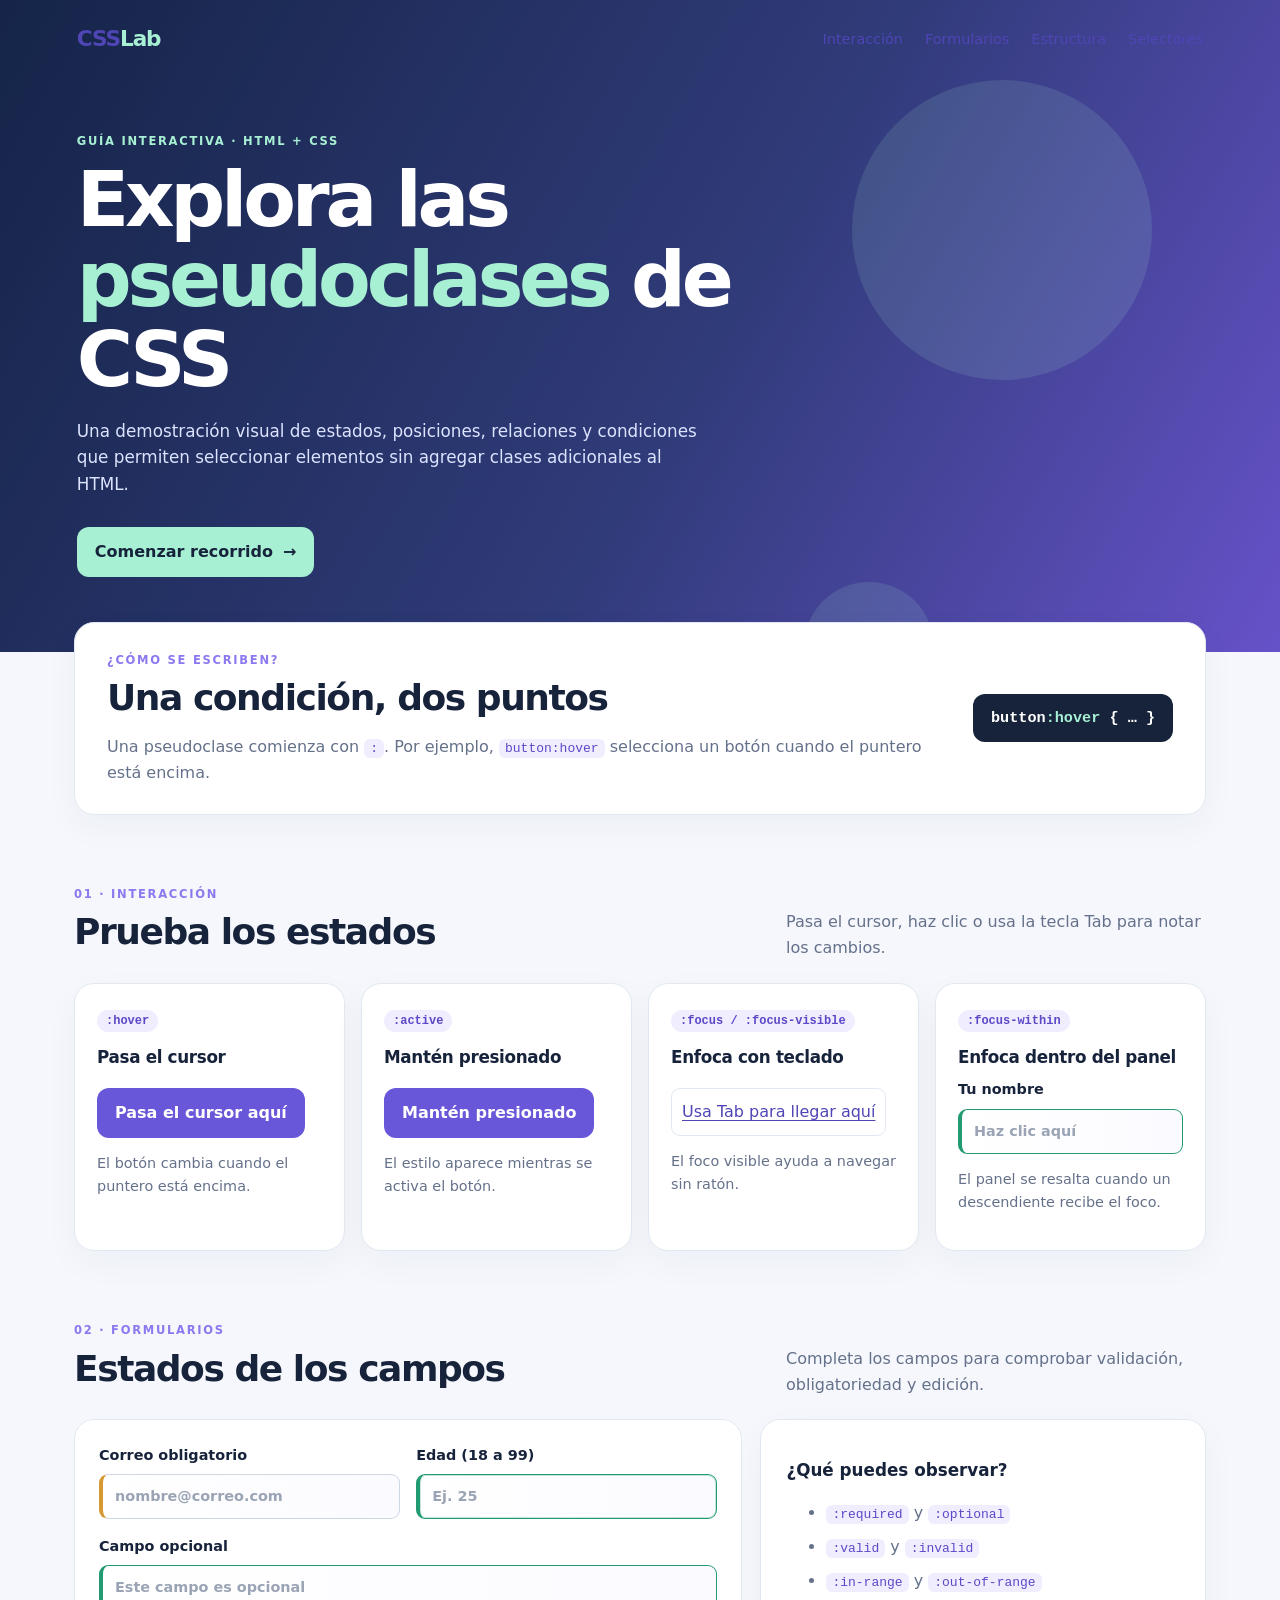
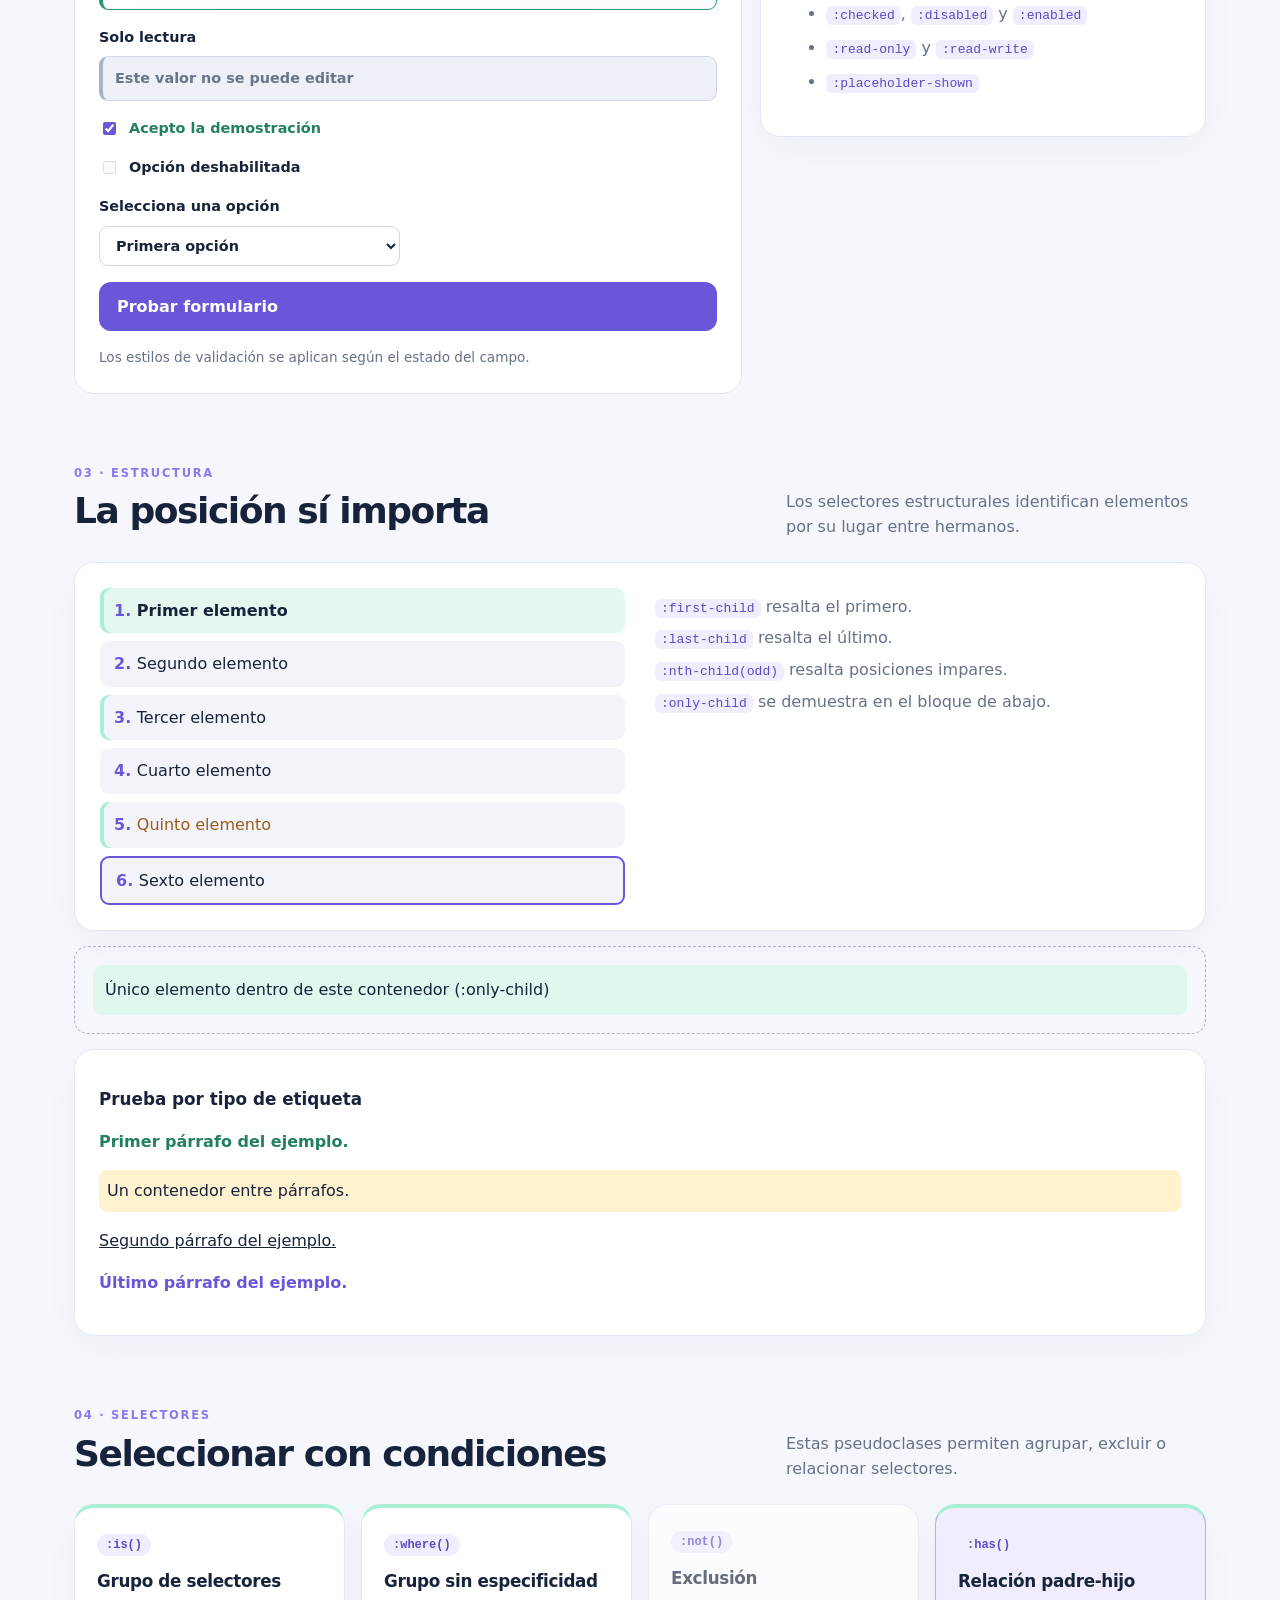
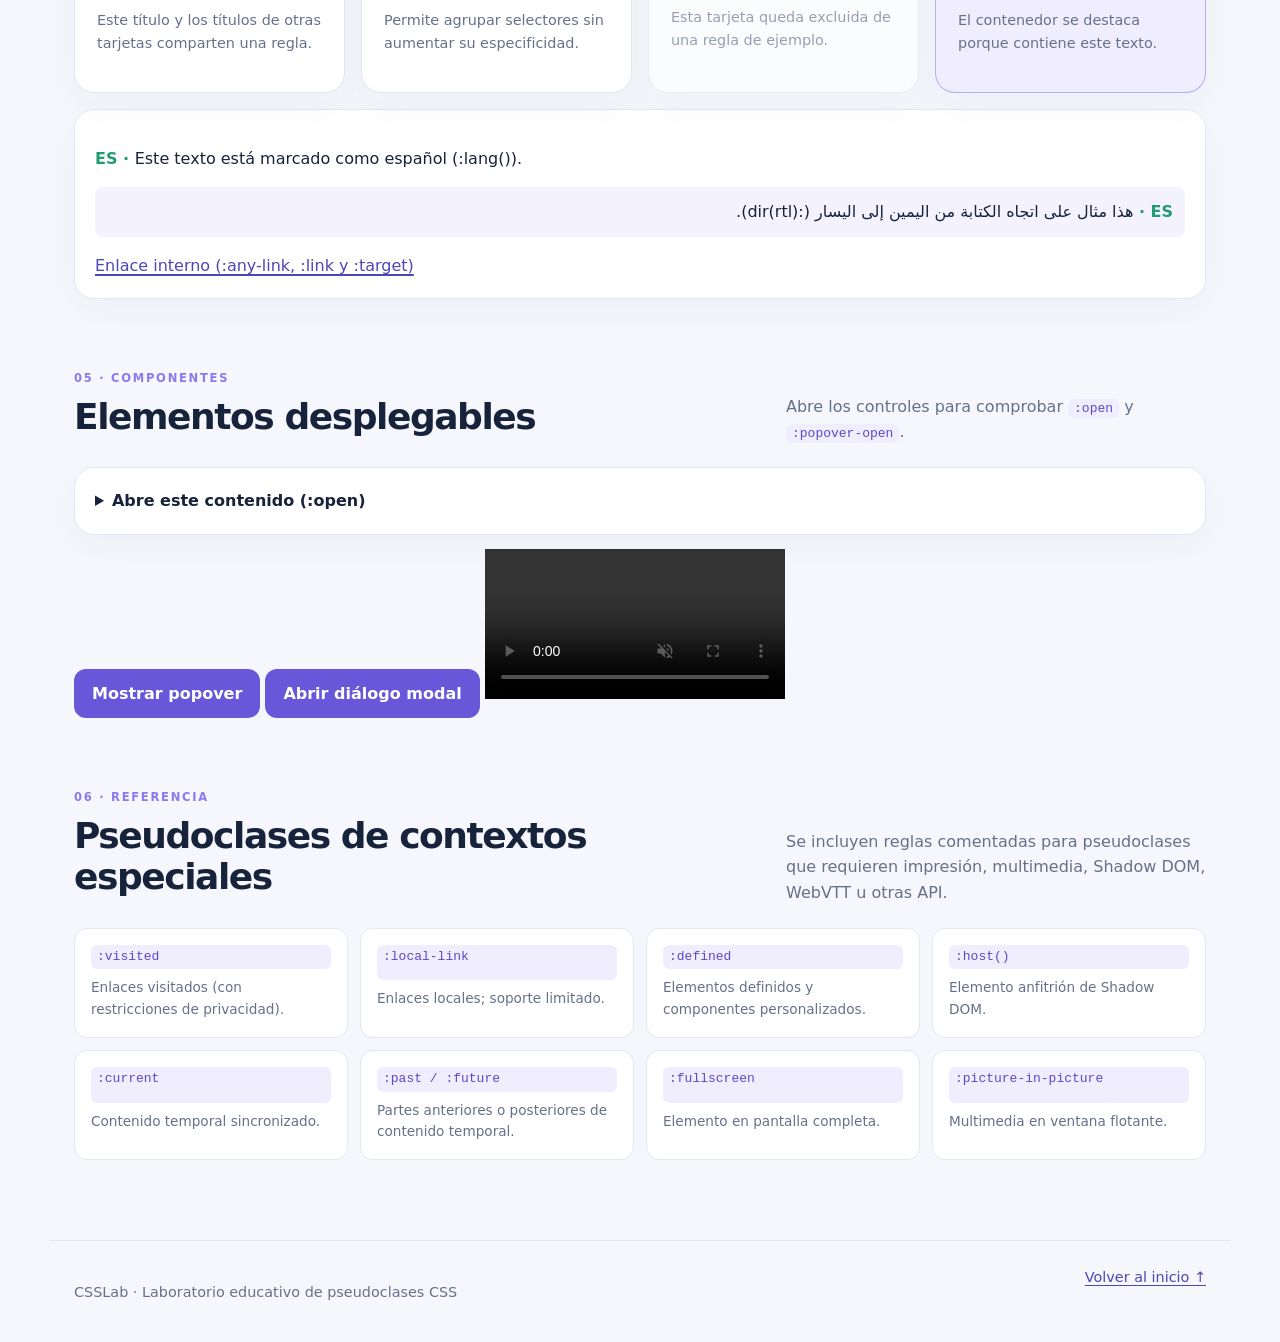
<file: 01-Pseudoclases-CSS/index.html>
<!DOCTYPE html>
<html lang="es">
<head>
  <meta charset="UTF-8">
  <meta name="viewport" content="width=device-width, initial-scale=1.0">
  <meta name="description" content="Demostración práctica de pseudoclases CSS.">
  <title>Laboratorio de pseudoclases CSS</title>
  <link rel="stylesheet" href="styles.css">
</head>
<body>
  <!-- :target: el enlace del menú lleva a esta sección y permite resaltarla. -->
  <header class="hero" id="inicio">
    <nav class="nav" aria-label="Navegación principal">
      <a class="brand" href="#inicio">CSS<span>Lab</span></a>
      <div class="nav-links">
        <a href="#interaccion">Interacción</a>
        <a href="#formularios">Formularios</a>
        <a href="#estructura">Estructura</a>
        <a href="#selectores">Selectores</a>
      </div>
    </nav>

    <div class="hero-content">
      <p class="eyebrow">GUÍA INTERACTIVA · HTML + CSS</p>
      <h1>Explora las <span>pseudoclases</span> de CSS</h1>
      <p class="hero-copy">
        Una demostración visual de estados, posiciones, relaciones y condiciones
        que permiten seleccionar elementos sin agregar clases adicionales al HTML.
      </p>
      <a class="primary-button" href="#interaccion">Comenzar recorrido <span aria-hidden="true">→</span></a>
    </div>
    <div class="hero-orb orb-one" aria-hidden="true"></div>
    <div class="hero-orb orb-two" aria-hidden="true"></div>
  </header>

  <main class="container">
    <section class="intro panel">
      <div>
        <p class="eyebrow">¿CÓMO SE ESCRIBEN?</p>
        <h2>Una condición, dos puntos</h2>
        <p>Una pseudoclase comienza con <code>:</code>. Por ejemplo, <code>button:hover</code>
          selecciona un botón cuando el puntero está encima.</p>
      </div>
      <div class="code-chip">button<span>:hover</span> { … }</div>
    </section>

    <!-- Pseudoclases de interacción del usuario -->
    <section class="section" id="interaccion">
      <div class="section-heading">
        <div><p class="eyebrow">01 · INTERACCIÓN</p><h2>Prueba los estados</h2></div>
        <p>Pasa el cursor, haz clic o usa la tecla Tab para notar los cambios.</p>
      </div>
      <div class="demo-grid">
        <article class="demo-card">
          <span class="tag">:hover</span>
          <h3>Pasa el cursor</h3>
          <button class="demo-button hover-demo">Pasa el cursor aquí</button>
          <p>El botón cambia cuando el puntero está encima.</p>
        </article>
        <article class="demo-card">
          <span class="tag">:active</span>
          <h3>Mantén presionado</h3>
          <button class="demo-button active-demo">Mantén presionado</button>
          <p>El estilo aparece mientras se activa el botón.</p>
        </article>
        <article class="demo-card">
          <span class="tag">:focus / :focus-visible</span>
          <h3>Enfoca con teclado</h3>
          <a class="focus-demo" href="#formularios">Usa Tab para llegar aquí</a>
          <p>El foco visible ayuda a navegar sin ratón.</p>
        </article>
        <article class="demo-card focus-parent">
          <span class="tag">:focus-within</span>
          <h3>Enfoca dentro del panel</h3>
          <label>Tu nombre <input type="text" placeholder="Haz clic aquí"></label>
          <p>El panel se resalta cuando un descendiente recibe el foco.</p>
        </article>
      </div>
    </section>

    <!-- Pseudoclases de formularios y controles -->
    <section class="section" id="formularios">
      <div class="section-heading">
        <div><p class="eyebrow">02 · FORMULARIOS</p><h2>Estados de los campos</h2></div>
        <p>Completa los campos para comprobar validación, obligatoriedad y edición.</p>
      </div>
      <div class="form-layout">
        <form class="demo-form" id="demo-form">
          <label>Correo obligatorio
            <input type="email" required placeholder="nombre@correo.com">
          </label>
          <label>Edad (18 a 99)
            <input type="number" min="18" max="99" placeholder="Ej. 25">
          </label>
          <label>Campo opcional
            <input type="text" placeholder="Este campo es opcional">
          </label>
          <label>Solo lectura
            <input type="text" value="Este valor no se puede editar" readonly>
          </label>
          <label class="check-row"><input type="checkbox" checked> Acepto la demostración</label>
          <label class="check-row"><input type="checkbox" disabled> Opción deshabilitada</label>
          <label>Selecciona una opción
            <select>
              <option value="">Elige una opción</option>
              <option selected>Primera opción</option>
              <option>Segunda opción</option>
            </select>
          </label>
          <button class="primary-button" type="submit">Probar formulario</button>
          <p class="form-message" id="form-message" aria-live="polite">Los estilos de validación se aplican según el estado del campo.</p>
        </form>
        <aside class="note-card">
          <h3>¿Qué puedes observar?</h3>
          <ul>
            <li><code>:required</code> y <code>:optional</code></li>
            <li><code>:valid</code> y <code>:invalid</code></li>
            <li><code>:in-range</code> y <code>:out-of-range</code></li>
            <li><code>:checked</code>, <code>:disabled</code> y <code>:enabled</code></li>
            <li><code>:read-only</code> y <code>:read-write</code></li>
            <li><code>:placeholder-shown</code></li>
          </ul>
        </aside>
      </div>
    </section>

    <!-- Pseudoclases estructurales -->
    <section class="section" id="estructura">
      <div class="section-heading">
        <div><p class="eyebrow">03 · ESTRUCTURA</p><h2>La posición sí importa</h2></div>
        <p>Los selectores estructurales identifican elementos por su lugar entre hermanos.</p>
      </div>
      <div class="list-demo panel">
        <ol class="number-list">
          <li>Primer elemento</li><li>Segundo elemento</li><li>Tercer elemento</li>
          <li>Cuarto elemento</li><li>Quinto elemento</li><li>Sexto elemento</li>
        </ol>
        <div class="structure-explain">
          <p><code>:first-child</code> resalta el primero.</p>
          <p><code>:last-child</code> resalta el último.</p>
          <p><code>:nth-child(odd)</code> resalta posiciones impares.</p>
          <p><code>:only-child</code> se demuestra en el bloque de abajo.</p>
        </div>
      </div>
      <div class="single-child"><span>Único elemento dentro de este contenedor (:only-child)</span></div>
      <div class="type-demo">
        <h3>Prueba por tipo de etiqueta</h3>
        <p>Primer párrafo del ejemplo.</p>
        <div>Un contenedor entre párrafos.</div>
        <p>Segundo párrafo del ejemplo.</p>
        <p>Último párrafo del ejemplo.</p>
      </div>
    </section>

    <!-- Pseudoclases funcionales y relacionales -->
    <section class="section" id="selectores">
      <div class="section-heading">
        <div><p class="eyebrow">04 · SELECTORES</p><h2>Seleccionar con condiciones</h2></div>
        <p>Estas pseudoclases permiten agrupar, excluir o relacionar selectores.</p>
      </div>
      <div class="demo-grid">
        <article class="mini-card"><span class="tag">:is()</span><h3>Grupo de selectores</h3><p>Este título y los títulos de otras tarjetas comparten una regla.</p></article>
        <article class="mini-card"><span class="tag">:where()</span><h3>Grupo sin especificidad</h3><p>Permite agrupar selectores sin aumentar su especificidad.</p></article>
        <article class="mini-card excluded"><span class="tag">:not()</span><h3>Exclusión</h3><p>Esta tarjeta queda excluida de una regla de ejemplo.</p></article>
        <article class="mini-card has-demo"><span class="tag">:has()</span><h3>Relación padre-hijo</h3><p>El contenedor se destaca porque contiene este texto.</p></article>
      </div>
      <div class="language-panel panel">
        <p lang="es">Este texto está marcado como español (:lang()).</p>
        <p dir="rtl">هذا مثال على اتجاه الكتابة من اليمين إلى اليسار (:dir(rtl)).</p>
        <a href="#estructura">Enlace interno (:any-link, :link y :target)</a>
      </div>
    </section>

    <!-- Estados de visualización y elementos interactivos -->
    <section class="section">
      <div class="section-heading">
        <div><p class="eyebrow">05 · COMPONENTES</p><h2>Elementos desplegables</h2></div>
        <p>Abre los controles para comprobar <code>:open</code> y <code>:popover-open</code>.</p>
      </div>
      <details class="details-demo">
        <summary>Abre este contenido (:open)</summary>
        <p>El elemento details está abierto. La pseudoclase :open permite reconocer ese estado.</p>
      </details>
      <button class="primary-button" popovertarget="sample-popover">Mostrar popover</button>
      <div id="sample-popover" popover>
        <strong>Popover abierto</strong>
        <p>Este elemento coincide con <code>:popover-open</code>.</p>
        <button popovertarget="sample-popover" popovertargetaction="hide">Cerrar</button>
      </div>
      <dialog id="sample-dialog">
        <p>Diálogo modal: puede coincidir con <code>:modal</code>.</p>
        <button id="close-dialog" class="primary-button">Cerrar diálogo</button>
      </dialog>
      <button id="open-dialog" class="secondary-button">Abrir diálogo modal</button>
      <video class="video-placeholder" controls muted>
        <source src="" type="video/mp4">
        Tu navegador no puede reproducir un video de ejemplo porque no se ha añadido un archivo multimedia.
      </video>
    </section>

    <!-- Sección de referencia: pseudoclases no visibles en todos los navegadores -->
    <section class="section" id="referencia">
      <div class="section-heading">
        <div><p class="eyebrow">06 · REFERENCIA</p><h2>Pseudoclases de contextos especiales</h2></div>
        <p>Se incluyen reglas comentadas para pseudoclases que requieren impresión, multimedia, Shadow DOM, WebVTT u otras API.</p>
      </div>
      <div class="reference-grid">
        <div class="reference-item"><code>:visited</code><span>Enlaces visitados (con restricciones de privacidad).</span></div>
        <div class="reference-item"><code>:local-link</code><span>Enlaces locales; soporte limitado.</span></div>
        <div class="reference-item"><code>:defined</code><span>Elementos definidos y componentes personalizados.</span></div>
        <div class="reference-item"><code>:host()</code><span>Elemento anfitrión de Shadow DOM.</span></div>
        <div class="reference-item"><code>:current</code><span>Contenido temporal sincronizado.</span></div>
        <div class="reference-item"><code>:past / :future</code><span>Partes anteriores o posteriores de contenido temporal.</span></div>
        <div class="reference-item"><code>:fullscreen</code><span>Elemento en pantalla completa.</span></div>
        <div class="reference-item"><code>:picture-in-picture</code><span>Multimedia en ventana flotante.</span></div>
      </div>
    </section>
  </main>

  <footer class="footer">
    <p>CSSLab · Laboratorio educativo de pseudoclases CSS</p>
    <a href="#inicio">Volver al inicio ↑</a>
  </footer>
  <script src="script.js"></script>
</body>
</html>
</file>
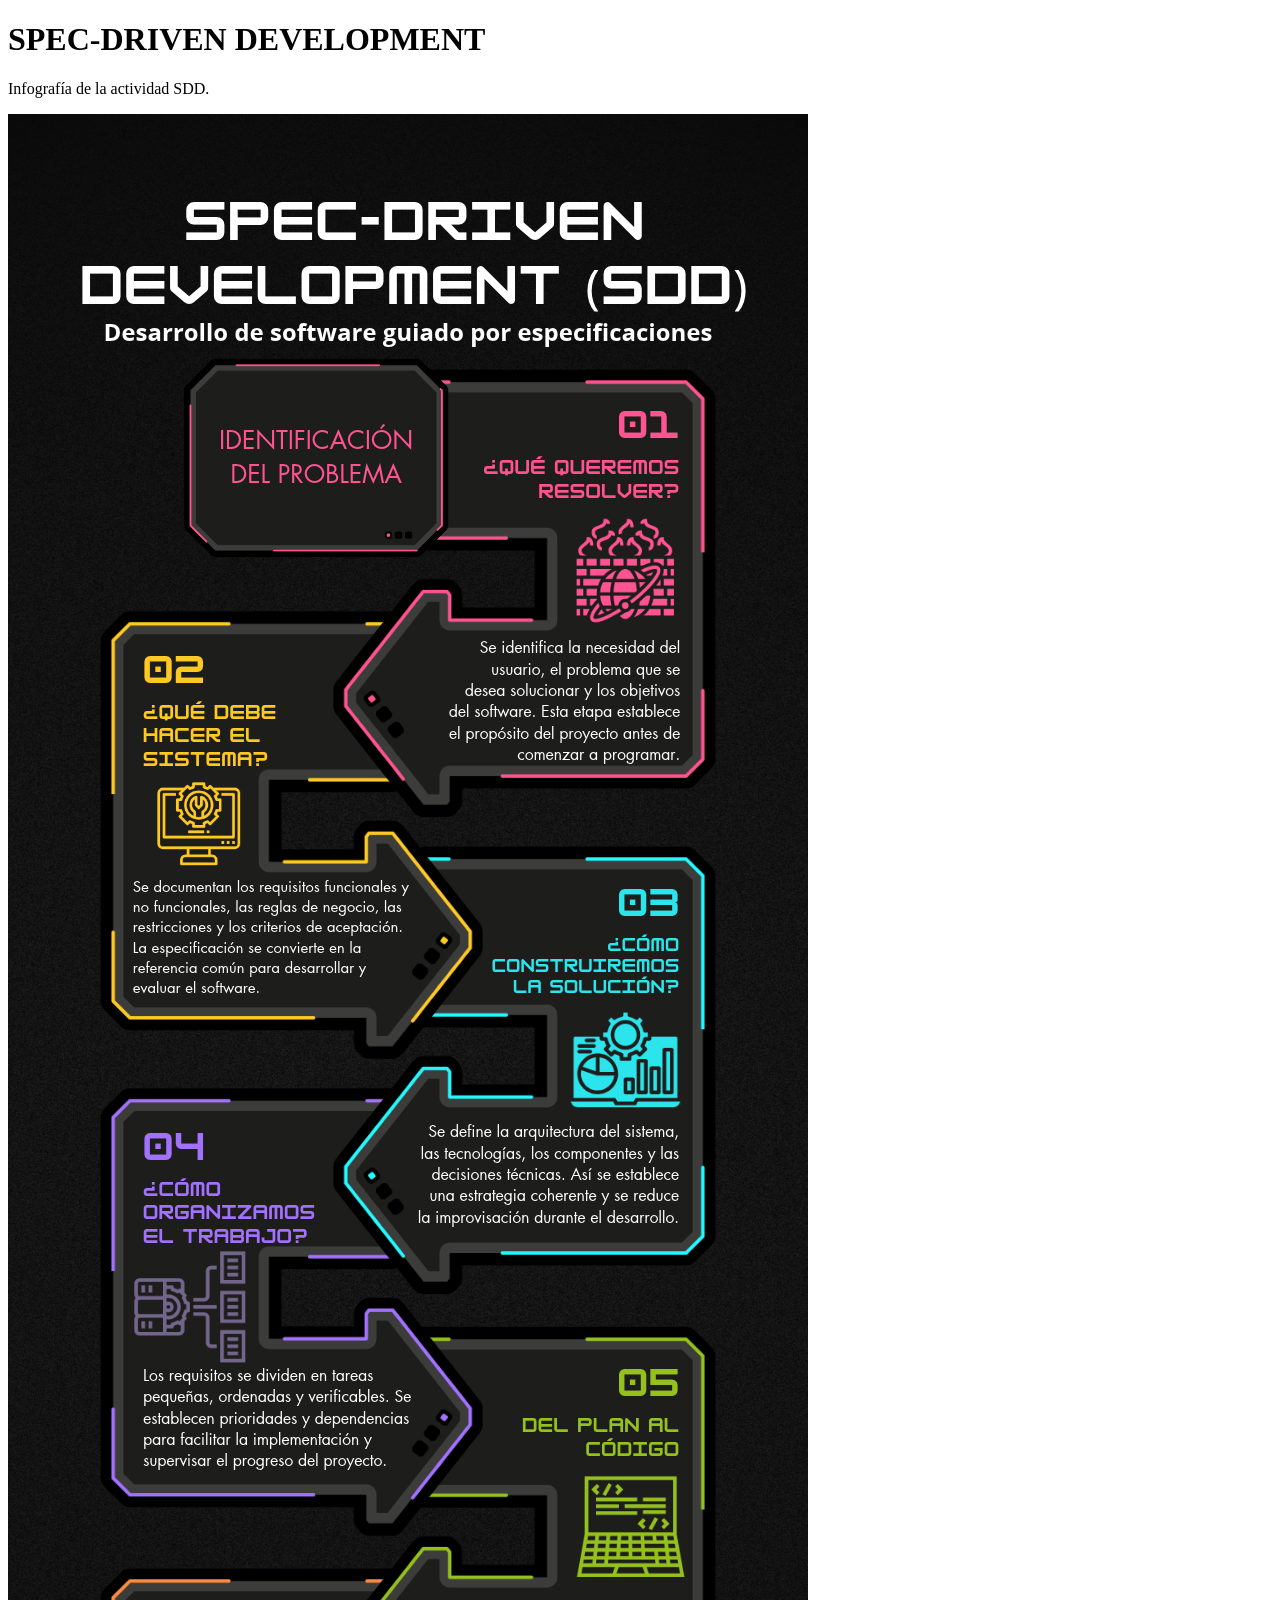
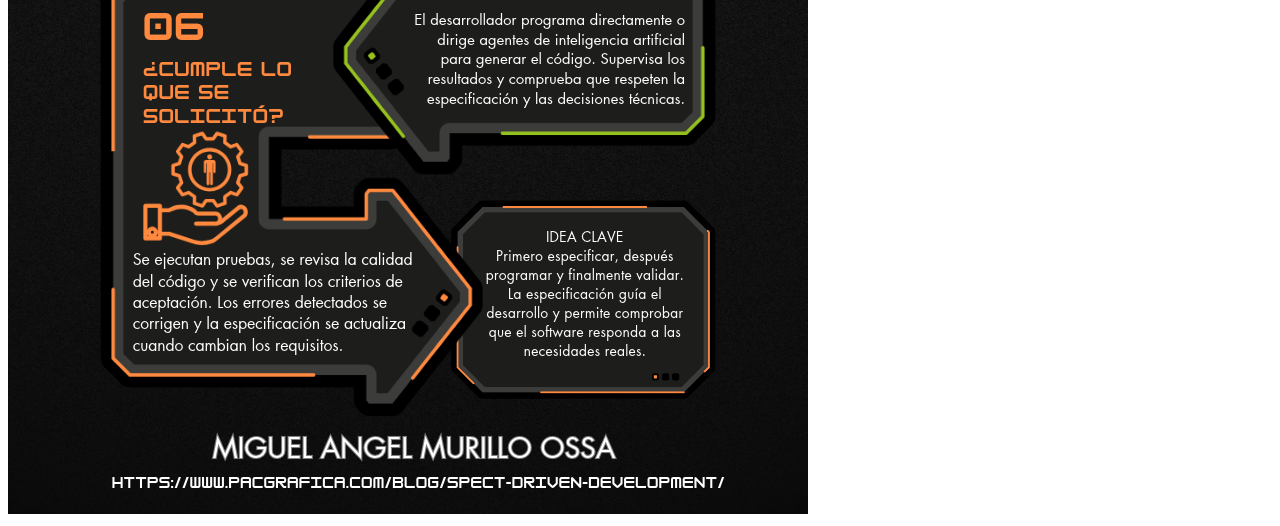
<file: 03-Infografia-SDD/index.html>
<!DOCTYPE html>
<html lang="es">
<head>
    <meta charset="UTF-8">
    <meta name="viewport" content="width=device-width, initial-scale=1.0">
    <title>Infografía SDD</title>
</head>
<body>
    <h1>SPEC-DRIVEN DEVELOPMENT</h1>
    <p>Infografía de la actividad SDD.</p>

    <img src="assets/infografia-sdd.png"
         alt="Infografía SDD"
         style="max-width: 100%; height: auto;">
</body>
</html>
</file>
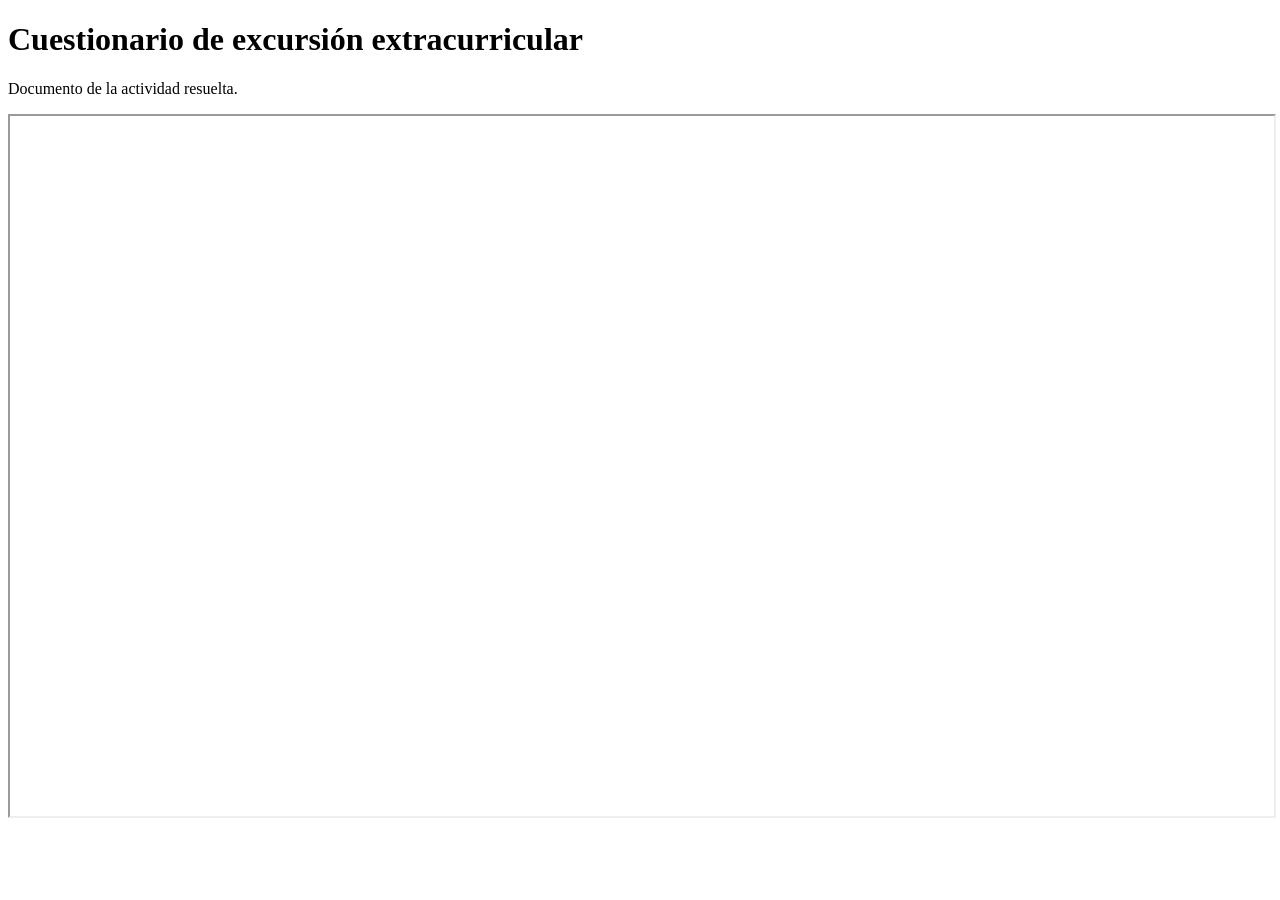
<file: 04-Cuestionario-Excursion/index.html>
<!DOCTYPE html>
<html lang="es">
<head>
    <meta charset="UTF-8">
    <meta name="viewport" content="width=device-width, initial-scale=1.0">
    <title>Cuestionario de excursión</title>
</head>
<body>
    <h1>Cuestionario de excursión extracurricular</h1>
    <p>Documento de la actividad resuelta.</p>

    <iframe
        src="cuestionario-excursion.pdf"
        width="100%"
        height="700px">
    </iframe>
</body>
</html>
</file>
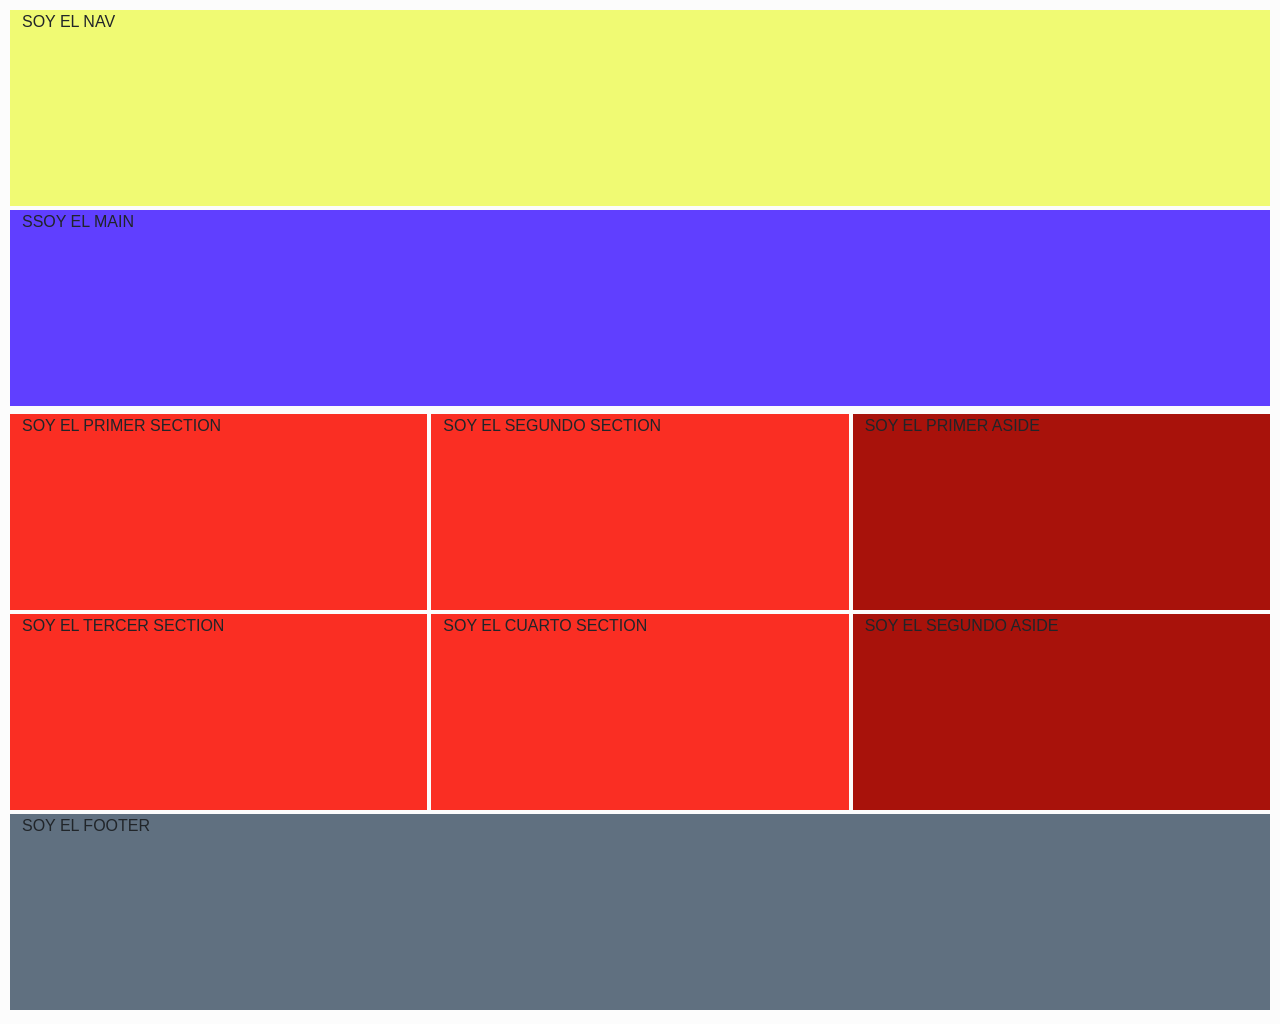
<file: 02-Websites/MyFirtsWebSite/index.html>
<!DOCTYPE html>
<html lang="es">

<head>
    <meta charset="UTF-8">
    <meta name="viewport" content="width=device-width, initial-scale=1.0">
    <title>My Firts WebSite</title>
    <link href="https://cdn.jsdelivr.net/npm/bootstrap@5.3.8/dist/css/bootstrap.min.css" rel="stylesheet"
        integrity="sha384-sRIl4kxILFvY47J16cr9ZwB07vP4J8+LH7qKQnuqkuIAvNWLzeN8tE5YBujZqJLB" crossorigin="anonymous">
    <link rel="stylesheet" href="index.css">

</head>

<body>
    <div class="container-fluid">
        <header class="row">
            <nav class="col-12 col-sm-12 col-md-12 col-lg-12 col-xl-12 col-xxl-12 altura">
                SOY EL NAV
            </nav>
            <main class="col-12 col-sm-12 col-md-12 col-lg-12 col-xl-12 col-xxl-12 altura">
                SSOY EL MAIN
            </main>
        </header>
        <div class="row">
            <section class="col-12 col-sm-12 col-md-6 col-lg-6 col-xl-4 col-xxl-4 altura">
                SOY EL PRIMER SECTION
            </section>
            <section class="col-12 col-sm-12 col-md-6 col-lg-6 col-xl-4 col-xxl-4 altura">
                SOY EL SEGUNDO SECTION
            </section>
            <aside class="col-12 col-sm-12 col-md-6 col-lg-6 col-xl-4 col-xxl-4 altura">
                SOY EL PRIMER ASIDE
            </aside>
            <section class="col-12 col-sm-12 col-md-6 col-lg-6 col-xl-4 col-xxl-4 altura">
                SOY EL TERCER SECTION
            </section>
            <section class="col-12 col-sm-12 col-md-6 col-lg-6 col-xl-4 col-xxl-4 altura">
                SOY EL CUARTO SECTION
            </section>
            <aside class="col-12 col-sm-12 col-md-6 col-lg-6 col-xl-4 col-xxl-4 altura">
                SOY EL SEGUNDO ASIDE
            </aside>

            <footer class="col-12 col-sm-12 col-md-6 col-lg-6 col-xl-12 col-xxl-12 altura">
                SOY EL FOOTER
            </footer>
            <div>



            </div>
            <script src="https://cdn.jsdelivr.net/npm/bootstrap@5.3.8/dist/js/bootstrap.bundle.min.js"
                integrity="sha384-FKyoEForCGlyvwx9Hj09JcYn3nv7wiPVlz7YYwJrWVcXK/BmnVDxM+D2scQbITxI"
                crossorigin="anonymous"></script>

</body>

</html>
</file>
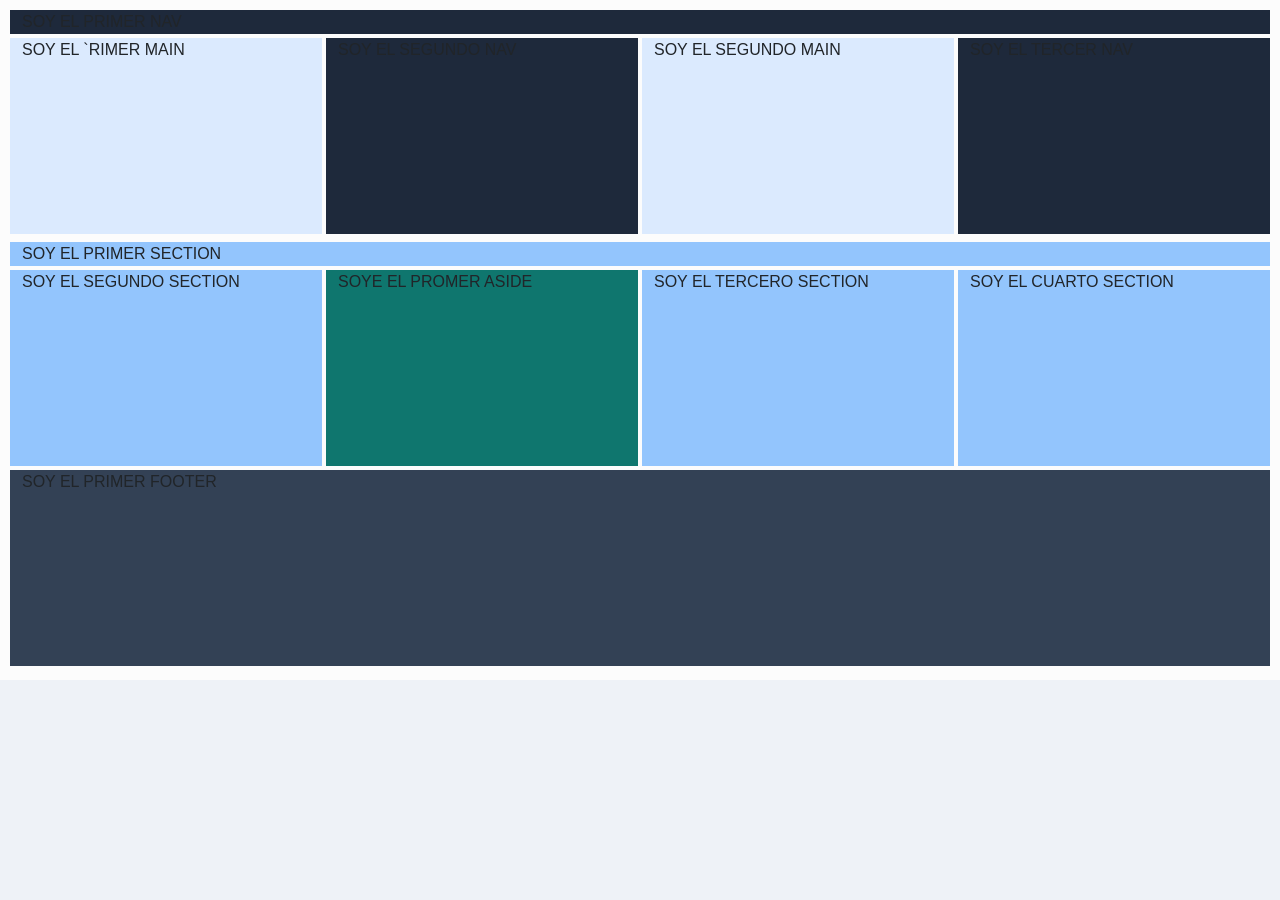
<file: 02-Websites/MySecondWebSite/index.html>
<!DOCTYPE html>
<html lang="es">
<head>
    <meta charset="UTF-8">
    <meta name="viewport" content="width=device-width, initial-scale=1.0">
    <title>My Second WebSite</title>
    <link href="https://cdn.jsdelivr.net/npm/bootstrap@5.3.8/dist/css/bootstrap.min.css" rel="stylesheet"
        integrity="sha384-sRIl4kxILFvY47J16cr9ZwB07vP4J8+LH7qKQnuqkuIAvNWLzeN8tE5YBujZqJLB" crossorigin="anonymous">
    <link rel="stylesheet" href="index.css">
</head>
<body>
    <div class="container-fluid">
        <header class="row">
            <nav class="col-6 col-md-12 col-md-4 col-md-4 col-lg-4 col-xl-12 col-xxl-12 ">
                SOY EL PRIMER NAV
            </nav>
            <main class="col-6 col-md-12 col-md-4 col-md-4 col-lg-4 col-xl-3 col-xl-3 col-xl-3 col-xxl-3 altura ">
                SOY EL `RIMER MAIN
            </main>
            <nav class="col-md-12 col-md-4 col-md-4 col-lg-4 col-xl-3 col-xl-3 col-xl-3 col-xxl-3 altura">
                SOY EL SEGUNDO NAV
            </nav>
            <main class="col-6 col-sm-12 col-md-6 col-lg-6 col-xl-3 col-xl-3 col-xl-3 col-xxl-3 altura">
                SOY EL SEGUNDO MAIN
            </main>
            <nav class="col-6 col-sm-12 col-md-6 col-lg-6 col-xl-3 col-xl-3 col-xl-3 col-xxl-3 altura">
                SOY EL TERCER NAV
            </nav>
        </header>
        <div class="row">
            <section class="col-sm-12 col-md-4 col-md-4 col-lg-4 col-xl-12 col-xxl-12 ">
                SOY EL PRIMER SECTION
            </section>
            <section class="col-6 col-sm-12 col-md-4 col-md-4 col-lg-4 col-xl-3 col-xl-3 col-xl-3 col-xxl-3 altura">
                SOY EL SEGUNDO SECTION
            </section>
            <aside class="col-6 col-sm-12 col-md-4 col-md-4 col-lg-4 col-xl-3 col-xl-3 col-xl-3 col-xxl-3 altura">
                SOYE EL PROMER ASIDE
            </aside>
            <section class=" col-sm-12 col-md-6 col-lg-6 col-xl-3 col-xl-3 col-xl-3 col-xxl-3 altura">
                SOY EL TERCERO SECTION
            </section>
            <section class=" col-sm-12 col-md-6 col-lg-6  col-xl-3 col-xl-3 col-xl-3 col-xxl-3">
                SOY EL CUARTO SECTION
            </section>
            <footer class="col-sm-12 col-md-12 col-lg-12 col-xl-12 col-xxl-12 altura">
                SOY EL PRIMER FOOTER
            </footer>
            <div>
            </div>
            <script src="https://cdn.jsdelivr.net/npm/bootstrap@5.3.8/dist/js/bootstrap.bundle.min.js"
                integrity="sha384-FKyoEForCGlyvwx9Hj09JcYn3nv7wiPVlz7YYwJrWVcXK/BmnVDxM+D2scQbITxI"
                crossorigin="anonymous"></script>
</body>
</html>
</file>
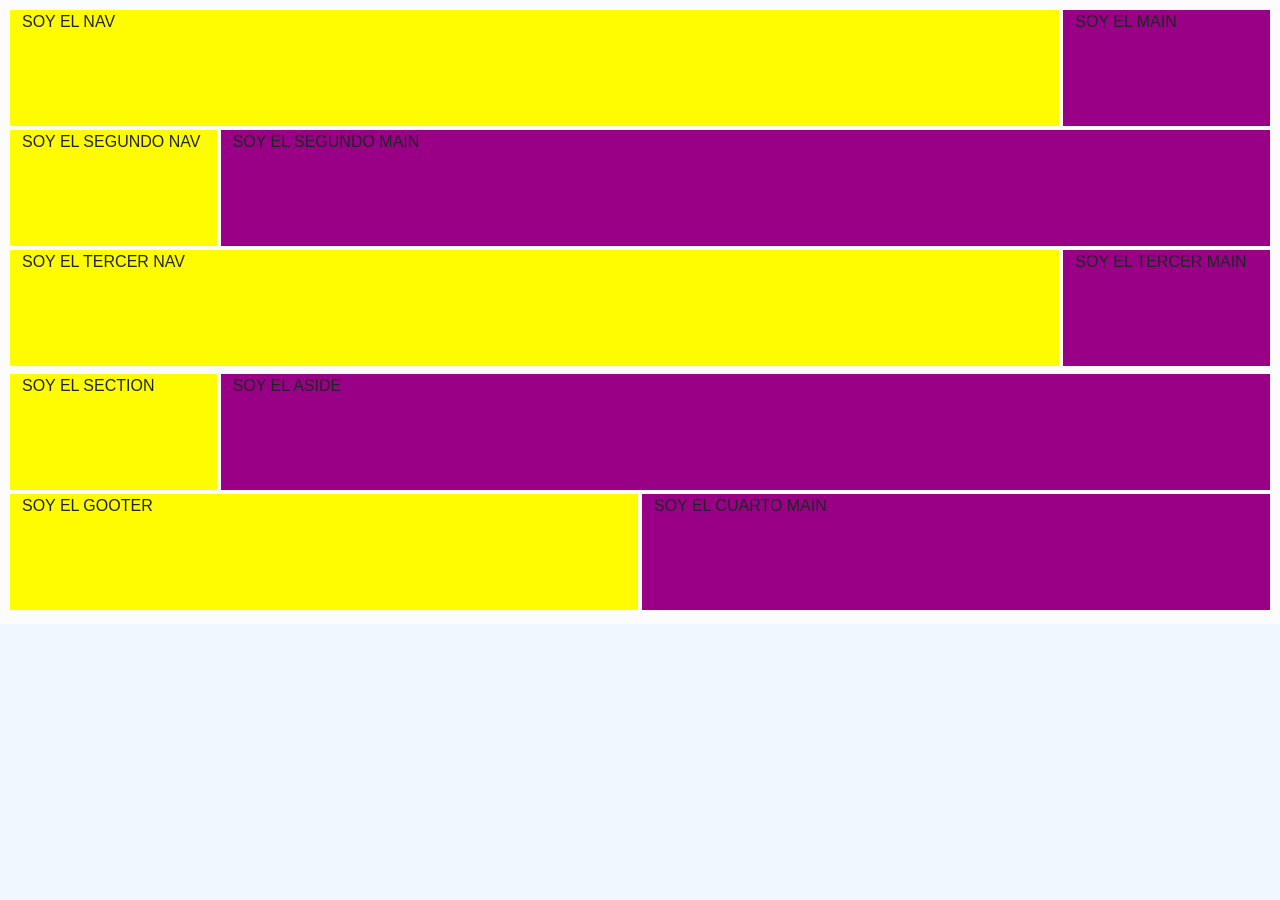
<file: 02-Websites/MyThirdWebSite/index.html>
<!DOCTYPE html>
<html lang="es">

<head>
    <meta charset="UTF-8">
    <meta name="viewport" content="width=device-width, initial-scale=1.0">
    <title>My Third WebSite</title>
    <link href="https://cdn.jsdelivr.net/npm/bootstrap@5.3.8/dist/css/bootstrap.min.css" rel="stylesheet"
        integrity="sha384-sRIl4kxILFvY47J16cr9ZwB07vP4J8+LH7qKQnuqkuIAvNWLzeN8tE5YBujZqJLB" crossorigin="anonymous">
    <link rel="stylesheet" href="index.css">

</head>

<body>
    <div class="container-fluid">
        <header class="row">
            <nav class= "col-6 col-md-2 col-xl-10 altura">
                SOY EL NAV
            </nav>
            <main class="col-6 col-md-10 col-xl-2 altura">
                SOY EL MAIN
            </main>
            <nav class="col-6 col-md-4 col-xl-2 altura">
                SOY EL SEGUNDO NAV
            </nav>
            <main class="col-6 col-md-8 col-xl-10 altura">
                SOY EL SEGUNDO MAIN
            </main>
            <nav class="col-6 col-md-8  col-xl-10 altura">
                SOY EL TERCER NAV
            </nav>
            <main class="col-6 col-md-4 col-xl-2  altura">
                SOY EL TERCER MAIN
            </main>     
        </header>
        <div class="row">
            <section class="col-12 col-md-4 col-xl-2  altura">
                SOY EL SECTION
            </section>
            <aside class="col-12 col-md-8 col-xl-10  altura"
            >
                SOY EL ASIDE
            </aside>

    
                <footer class="col-6 col-md-2 col-xl-6 altura">
                SOY EL GOOTER
            
            </footer>
            <main class="col-6 col-md-10  col-xl-6 altura">
                SOY EL CUARTO MAIN
            </main>
            <div>



            </div>
            <script src="https://cdn.jsdelivr.net/npm/bootstrap@5.3.8/dist/js/bootstrap.bundle.min.js"
                integrity="sha384-FKyoEForCGlyvwx9Hj09JcYn3nv7wiPVlz7YYwJrWVcXK/BmnVDxM+D2scQbITxI"
                crossorigin="anonymous"></script>

</body>

</html>
</file>
<file: 01-Pseudoclases-CSS/styles.css>
/* =========================================================
   CSSLAB — DEMOSTRACIÓN DE PSEUDOCLASES CSS
   Cada bloque está comentado para identificar la función.
   ========================================================= */

/* Variables globales: :root selecciona el elemento raíz del documento. */
:root {
  color-scheme: light;
  --ink: #17233b;
  --muted: #65718a;
  --paper: #f5f7fc;
  --card: #ffffff;
  --line: #e2e8f2;
  --purple: #6957d9;
  --blue: #2476d2;
  --mint: #dff8ee;
  --radius: 20px;
  font-family: Inter, ui-sans-serif, system-ui, -apple-system, BlinkMacSystemFont, "Segoe UI", sans-serif;
  scroll-behavior: smooth;
}

/* Selector universal y estilos base. */
* { box-sizing: border-box; }
body { margin: 0; background: var(--paper); color: var(--ink); line-height: 1.6; }
a { color: inherit; }
button, input, select { font: inherit; }
code { color: #5b49c7; background: #f0edff; padding: 2px 6px; border-radius: 6px; }

/* Diseño principal. */
.hero {
  min-height: 430px; position: relative; overflow: hidden; color: white;
  background: linear-gradient(120deg, #152448 0%, #303b79 55%, #6652c9 100%);
  padding: 22px max(6vw, 24px) 75px;
}
.nav { display: flex; justify-content: space-between; align-items: center; max-width: 1180px; margin: auto; position: relative; z-index: 2; }
.brand { text-decoration: none; font-weight: 900; font-size: 1.35rem; letter-spacing: -.05em; }
.brand span { color: #a8f0d4; }
.nav-links { display: flex; gap: 22px; }
.nav-links a { color: #e7eaff; text-decoration: none; font-size: .9rem; }
.nav-links a:hover { color: #a8f0d4; }
.hero-content { max-width: 1180px; margin: 75px auto 0; position: relative; z-index: 1; }
.eyebrow { color: #8b79ef; font-size: .72rem; font-weight: 800; letter-spacing: .15em; margin: 0 0 8px; }
.hero .eyebrow { color: #a8f0d4; }
h1 { max-width: 700px; font-size: clamp(2.7rem, 6vw, 5rem); line-height: 1.04; letter-spacing: -.055em; margin: 10px 0 18px; }
h1 span { color: #a8f0d4; }
.hero-copy { max-width: 620px; color: #dce3ff; font-size: 1.05rem; }
.hero-orb { position: absolute; border-radius: 50%; background: #a8f0d4; opacity: .12; }
.orb-one { width: 300px; height: 300px; right: 10%; top: 80px; }
.orb-two { width: 130px; height: 130px; right: 27%; bottom: -60px; }

/* Botones: :hover, :active y :focus-visible se muestran en controles. */
.primary-button, .secondary-button, .demo-button {
  display: inline-flex; align-items: center; gap: 10px; border: 0; border-radius: 12px;
  padding: 12px 18px; background: var(--purple); color: white; text-decoration: none;
  font-weight: 750; cursor: pointer; transition: transform .18s, box-shadow .18s, background .18s;
}
.hero .primary-button { background: #a8f0d4; color: #17233b; margin-top: 12px; }
.primary-button:hover, .secondary-button:hover, .demo-button:hover { transform: translateY(-2px); box-shadow: 0 9px 22px #263a6625; }
.primary-button:active, .secondary-button:active, .demo-button:active { transform: translateY(1px) scale(.98); }
a:focus-visible, button:focus-visible, input:focus-visible, select:focus-visible, summary:focus-visible {
  outline: 3px solid #f3b84b; outline-offset: 3px;
}

/* Contenedor y tarjetas. */
.container { max-width: 1180px; padding: 0 24px; margin: -30px auto 0; position: relative; z-index: 2; }
.panel, .demo-card, .mini-card, .note-card, .type-demo, .details-demo {
  background: var(--card); border: 1px solid var(--line); border-radius: var(--radius);
  box-shadow: 0 12px 35px #1a2c4b0a;
}
.intro { display: flex; justify-content: space-between; align-items: center; gap: 25px; padding: 28px 32px; }
h2 { font-size: clamp(1.6rem, 3vw, 2.25rem); line-height: 1.15; letter-spacing: -.04em; margin: 0 0 8px; }
.intro p:last-child { color: var(--muted); margin-bottom: 0; }
.code-chip { white-space: nowrap; background: #17233b; color: white; border-radius: 12px; padding: 15px 18px; font: 700 .95rem Consolas, monospace; }
.code-chip span { color: #a8f0d4; }
.section { padding: 70px 0 0; scroll-margin-top: 25px; }
.section-heading { display: flex; align-items: end; justify-content: space-between; gap: 20px; margin-bottom: 22px; }
.section-heading > p { color: var(--muted); max-width: 420px; margin: 0; }
.demo-grid { display: grid; grid-template-columns: repeat(4, 1fr); gap: 16px; }
.demo-card, .mini-card { padding: 22px; min-width: 0; }
.demo-card h3, .mini-card h3, .note-card h3, .type-demo h3 { margin: 12px 0 8px; font-size: 1.05rem; }
.demo-card p, .mini-card p { color: var(--muted); font-size: .9rem; }
.tag { display: inline-block; color: #5b49c7; background: #f0edff; padding: 4px 9px; border-radius: 99px; font: 700 .75rem Consolas, monospace; }
.demo-button { margin-top: 10px; }
.hover-demo:hover { background: #1b9b78; }
.active-demo:active { background: #bd5d34; }
.focus-demo { display: inline-block; padding: 10px; border: 1px solid var(--line); border-radius: 9px; margin-top: 10px; }
.focus-demo:focus { background: #fff2cf; }
.focus-demo:focus-visible { outline: 3px dashed #d48b20; }
.focus-parent { transition: border .2s, box-shadow .2s; }
.focus-parent:focus-within { border-color: var(--purple); box-shadow: 0 0 0 4px #6957d91b; }
label { display: grid; gap: 7px; font-size: .9rem; font-weight: 650; }
input, select { min-width: 0; width: 100%; border: 1px solid #cfd7e5; border-radius: 9px; padding: 10px 12px; background: white; color: var(--ink); }
input::placeholder { color: #9aa4b5; }

/* :required / :optional: campos obligatorios y opcionales. */
input:required { border-left: 4px solid #d69a32; }
input:optional { border-left: 4px solid #aab4c5; }

/* :valid / :invalid: estado de validación del navegador. */
input:valid { border-color: #239b72; }
input:invalid:not(:placeholder-shown) { border-color: #d45c64; background: #fff8f8; }

/* :in-range / :out-of-range: valores dentro o fuera de min y max. */
input:in-range { box-shadow: inset 0 0 0 1px #239b7240; }
input:out-of-range { background: #fff0f0; border-color: #d45c64; }

/* :read-only / :read-write: campos editables o de solo lectura. */
input:read-only { background: #edf1f7; color: #68748a; }
input:read-write { cursor: text; }

/* :placeholder-shown: el campo todavía muestra el placeholder. */
input:placeholder-shown { background-image: linear-gradient(90deg, #fff, #fbfaff); }

/* :enabled / :disabled: controles disponibles o deshabilitados. */
input:enabled, select:enabled { opacity: 1; }
input:disabled { cursor: not-allowed; background: #e9edf3; opacity: .65; }

/* :checked: opción marcada. */
input[type="checkbox"]:checked { accent-color: #6957d9; }
.check-row { display: flex; align-items: center; gap: 10px; }
.check-row input { width: auto; }
.check-row:has(input:checked) { color: #21805f; }

/* :default: control marcado por defecto en su grupo/formulario. */
input:default { outline-offset: 2px; }

/* :indeterminate: estado intermedio; se activa en JS para una casilla compatible. */
input:indeterminate { outline: 2px dashed #d69a32; }

/* :user-valid / :user-invalid: validez tras interacción del usuario. */
input:user-valid { box-shadow: 0 0 0 2px #239b7220; }
input:user-invalid { box-shadow: 0 0 0 2px #d45c6420; }

/* :autofill: el navegador rellenó el campo automáticamente. */
input:autofill { border-color: #6957d9; }

/* :blank: pseudoclase de campos en especificaciones recientes; puede no estar soportada.
   Se protege con @supports para que navegadores antiguos ignoren la regla. */
@supports selector(input:blank) {
  input:blank { border-style: dashed; }
}

.form-layout { display: grid; grid-template-columns: 1.5fr 1fr; gap: 18px; align-items: start; }
.demo-form { display: grid; grid-template-columns: 1fr 1fr; gap: 16px; padding: 24px; background: white; border: 1px solid var(--line); border-radius: var(--radius); }
.demo-form label:nth-child(3), .demo-form label:nth-child(4), .demo-form .check-row, .demo-form button, .form-message { grid-column: 1 / -1; }
.form-message { margin: 0; color: var(--muted); font-size: .85rem; }
.note-card { padding: 25px; }
.note-card li { margin: 8px 0; color: var(--muted); }

/* :first-child, :last-child y :nth-child(): posición entre todos los hermanos. */
.list-demo { display: grid; grid-template-columns: 1fr 1fr; gap: 30px; padding: 25px; }
.number-list { list-style: none; padding: 0; margin: 0; display: grid; gap: 8px; counter-reset: demo; }
.number-list li { padding: 10px 14px; background: #f2f4fa; border-radius: 9px; counter-increment: demo; }
.number-list li::before { content: counter(demo) ". "; font-weight: 800; color: var(--purple); }
.number-list li:first-child { background: #e4f8ef; font-weight: 800; }
.number-list li:last-child { border: 2px solid #6957d9; }
.number-list li:nth-child(odd) { box-shadow: inset 4px 0 #a8f0d4; }
.number-list li:nth-last-child(2) { color: #9a5c18; }
.structure-explain p { margin: 6px 0; color: var(--muted); }

/* :only-child: coincide cuando un elemento es el único hijo de su padre. */
.single-child { padding: 18px; margin-top: 15px; border: 1px dashed #aab4c5; border-radius: 14px; }
.single-child span:only-child { display: block; background: var(--mint); padding: 12px; border-radius: 9px; }

/* :first-of-type, :last-of-type y :nth-of-type(): cuentan solo elementos de igual etiqueta. */
.type-demo { margin-top: 15px; padding: 24px; }
.type-demo p:first-of-type { color: #20805f; font-weight: 800; }
.type-demo p:last-of-type { color: #6957d9; font-weight: 800; }
.type-demo p:nth-of-type(2) { text-decoration: underline; }

/* :only-of-type: selecciona el único elemento de su tipo entre hermanos. */
.type-demo div:only-of-type { background: #fff2cf; padding: 8px; border-radius: 8px; }

/* :empty: selecciona elementos sin nodos hijos. */
.empty-example:empty { display: none; }

/* :is(): agrupa encabezados de tarjetas con una sola regla. */
:is(.demo-card, .mini-card) h3 { letter-spacing: -.02em; }

/* :where(): agrupa elementos sin aumentar especificidad. */
:where(.language-panel, .note-card) a { text-decoration-thickness: 2px; }

/* :not(): excluye la tarjeta marcada como .excluded. */
.mini-card:not(.excluded) { border-top: 4px solid #a8f0d4; }
.mini-card.excluded { opacity: .65; }

/* :has(): aplica estilo al contenedor que contiene un elemento coincidente. */
.has-demo:has(p) { background: #f0edff; border-color: #b8aef4; }

/* :lang(): estilos dependientes del idioma del elemento. */
:lang(es) { quotes: "«" "»"; }
.language-panel { padding: 20px; margin-top: 16px; }
.language-panel p:lang(es)::before { content: "ES · "; color: #239b72; font-weight: 800; }

/* :dir(): selecciona dirección del texto. */
.language-panel p:dir(rtl) { text-align: right; background: #f5f2ff; padding: 12px; border-radius: 8px; }

/* :any-link y :link: enlaces con destino y enlaces no visitados. */
:any-link { text-underline-offset: 3px; }
a:link { color: #4f45b5; }

/* :visited: por privacidad, los navegadores limitan las propiedades que puede cambiar. */
a:visited { color: #7653a6; }

/* :target: sección cuyo id coincide con el fragmento de la URL. */
section:target { outline: 3px solid #a8f0d4; outline-offset: 8px; }

/* :scope: referencia al ámbito de selección; aquí se muestra como selector raíz del bloque. */
.language-panel:scope { scroll-margin-top: 20px; }

/* :open: controles que están abiertos, como details. */
details[open] { border-color: #6957d9; }
details:open { background: #f7f5ff; }
.details-demo { padding: 20px; margin-bottom: 14px; }
summary { cursor: pointer; font-weight: 800; }
details p { color: var(--muted); }

/* :popover-open: popover que se encuentra visible. */
[popover] { border: 1px solid var(--line); border-radius: 14px; padding: 22px; box-shadow: 0 18px 50px #17233b25; }
[popover]:popover-open { border-color: var(--purple); }

/* :modal: diálogo mostrado en estado modal. */
dialog { border: 0; border-radius: 18px; padding: 28px; box-shadow: 0 20px 70px #17233b40; }
dialog:modal { outline: 3px solid #a8f0d4; }
dialog::backdrop { background: #101a32a8; }

/* :fullscreen: elemento que ocupa la pantalla completa. */
:fullscreen { background: #17233b; color: white; }

/* :picture-in-picture: video que se reproduce en ventana flotante. */
video:picture-in-picture { outline: 3px solid #a8f0d4; }

/* :root, :empty y otras reglas de estructura pueden aplicarse sin cambiar el HTML. */
.reference-grid { display: grid; grid-template-columns: repeat(4, 1fr); gap: 12px; }
.reference-item { display: grid; gap: 8px; padding: 16px; background: white; border: 1px solid var(--line); border-radius: 13px; }
.reference-item span { color: var(--muted); font-size: .85rem; }
.footer { display: flex; justify-content: space-between; max-width: 1180px; margin: 80px auto 0; padding: 25px 24px; border-top: 1px solid var(--line); color: var(--muted); font-size: .9rem; }

/* :local-link: selector definido para enlaces locales; no está implementado de forma general.
   Se incluye protegido para que no afecte a navegadores que no lo reconozcan. */
@supports selector(a:local-link) {
  a:local-link { text-decoration-style: double; }
}

/* :heading y :heading(): pseudoclases recientes para seleccionar encabezados.
   Se protegen con @supports por compatibilidad. */
@supports selector(:heading) {
  :heading { text-wrap: balance; }
}
@supports selector(:heading(2)) {
  :heading(2) { text-decoration-color: #a8f0d4; }
}

/* :host, :host(), :host-context() y :state() solo tienen sentido dentro de Shadow DOM
   o en componentes personalizados; se documentan aquí como ejemplos de sintaxis. */
/*
:host { display: block; }
:host(.dark) { color: white; }
:host-context(.theme-dark) { background: #17233b; }
:state(expanded) { border-color: green; }
*/

/* :has-slotted solo aplica al elemento slot dentro de un Shadow DOM. */
/*
slot:has-slotted { padding: 1rem; }
*/

/* :current, :past y :future se utilizan en contextos de contenido temporal como WebVTT. */
/*
::cue(:current) { color: yellow; }
::cue(:past) { opacity: .5; }
::cue(:future) { color: white; }
*/

/* Pseudoclases de reproducción multimedia: dependen del estado real del medio. */
video:playing { outline: 2px solid #239b72; }
video:paused { outline: 2px solid #d69a32; }
video:seeking { opacity: .7; }
video:buffering { cursor: progress; }
video:stalled { filter: grayscale(1); }
video:muted { border-color: #d69a32; }
video:volume-locked { cursor: not-allowed; }

/* Pseudoclases de páginas impresas: solo funcionan dentro de @page. */
@page :first { margin-top: 2cm; }
@page :left { margin-left: 2.5cm; margin-right: 1.5cm; }
@page :right { margin-left: 1.5cm; margin-right: 2.5cm; }
@page :blank { @top-center { content: "Página en blanco"; } }

/* Transiciones de vista: reglas para documentos que implementen View Transitions. */
@supports selector(:active-view-transition) {
  :root:active-view-transition { cursor: progress; }
}
@supports selector(:active-view-transition-type(forward)) {
  :root:active-view-transition-type(forward) { scroll-behavior: auto; }
}

/* Pseudoclases de marcadores de desplazamiento: dependen de scroll markers. */
@supports selector(:target-current) {
  :target-current { font-weight: 900; }
}
@supports selector(:target-before) {
  :target-before { opacity: .7; }
}
@supports selector(:target-after) {
  :target-after { opacity: .85; }
}

/* Pseudoclases de interés: funciones recientes para interacciones de interés. */
@supports selector(:interest-source) {
  :interest-source { outline: 2px solid #6957d9; }
}
@supports selector(:interest-target) {
  :interest-target { box-shadow: 0 0 0 3px #a8f0d4; }
}

/* :xr-overlay: contexto de superposición de experiencias XR; soporte específico. */
@supports selector(:xr-overlay) {
  :xr-overlay { color: white; }
}

/* :blank en @page ya aparece arriba; la pseudoclase de campo tiene soporte diferente.
   :autofill y otras pseudoclases pueden variar según el navegador. */

/* Diseño adaptable para pantallas pequeñas. */
@media (max-width: 900px) {
  .demo-grid { grid-template-columns: repeat(2, 1fr); }
  .reference-grid { grid-template-columns: repeat(2, 1fr); }
}
@media (max-width: 620px) {
  .nav { align-items: flex-start; gap: 14px; flex-direction: column; }
  .nav-links { flex-wrap: wrap; gap: 12px; }
  .hero-content { margin-top: 55px; }
  .intro, .section-heading, .list-demo { display: block; }
  .code-chip { display: inline-block; margin-top: 18px; }
  .demo-grid, .form-layout, .demo-form, .reference-grid { grid-template-columns: 1fr; }
  .demo-form label, .demo-form button, .form-message { grid-column: auto; }
  .section-heading > p { margin-top: 12px; }
  .footer { gap: 12px; flex-direction: column; }
}
@media print {
  body { background: white; }
  .hero { min-height: auto; padding-bottom: 25px; }
  .container { margin: 0 auto; }
  .primary-button, .secondary-button { display: none; }
}
</file>
<file: 02-Websites/MyFirtsWebSite/index.css>
* {
    box-sizing: border-box;
    border: 2px solid hwb(0 99% 1%);
}

body {
    padding: 0%;
    margin: 0%;
    font-family: 'Segoe UI', Tahoma, Geneva, Verdana, sans-serif;
    background-color: #7FC0FA;
}

nav {
    background-color: #F0FA73;
}

main {
    background-color: #603FFF;
}

section {
    background-color: #FA2E23;
}

aside {
    background-color: #A8120B;
}

footer {
    background-color: #607080;
}

.altura {
    height: 200px;
}
</file>
<file: 02-Websites/MySecondWebSite/index.css>
* {
    box-sizing: border-box;
    border: 2px solid rgb(252, 252, 252);
}

body {
    padding: 0%;
    margin: 0%;
    font-family: 'Segoe UI', Tahoma, Geneva, Verdana, sans-serif;
    background-color: #EEF2F7;
}

nav {
    background-color: #1E293B;
}

main {
    background-color: #DBEAFE;
}

section {
    background-color: #93C5FD;
}

aside {
    background-color: #0F766E;
}

footer {
    background-color: #334155;
}

.altura {
    height: 200px;
}
</file>
<file: 02-Websites/MyThirdWebSite/index.css>
* {
    box-sizing: border-box;
    border: 2px solid rgb(252, 252, 252);
}

body {
    padding: 0%;
    margin: 0%;
    font-family: 'Segoe UI', Tahoma, Geneva, Verdana, sans-serif;
    background-color: aliceblue;
}

nav {
    background-color: #FFFC01;
}

main {
    background-color: #9A0086;
}

section {
    background-color:  #FFFC01;
}

aside {
    background-color:#9A0086;
}

footer {
    background-color:  #FFFC01;
}

.altura {
    height: 120px;
}
</file>
